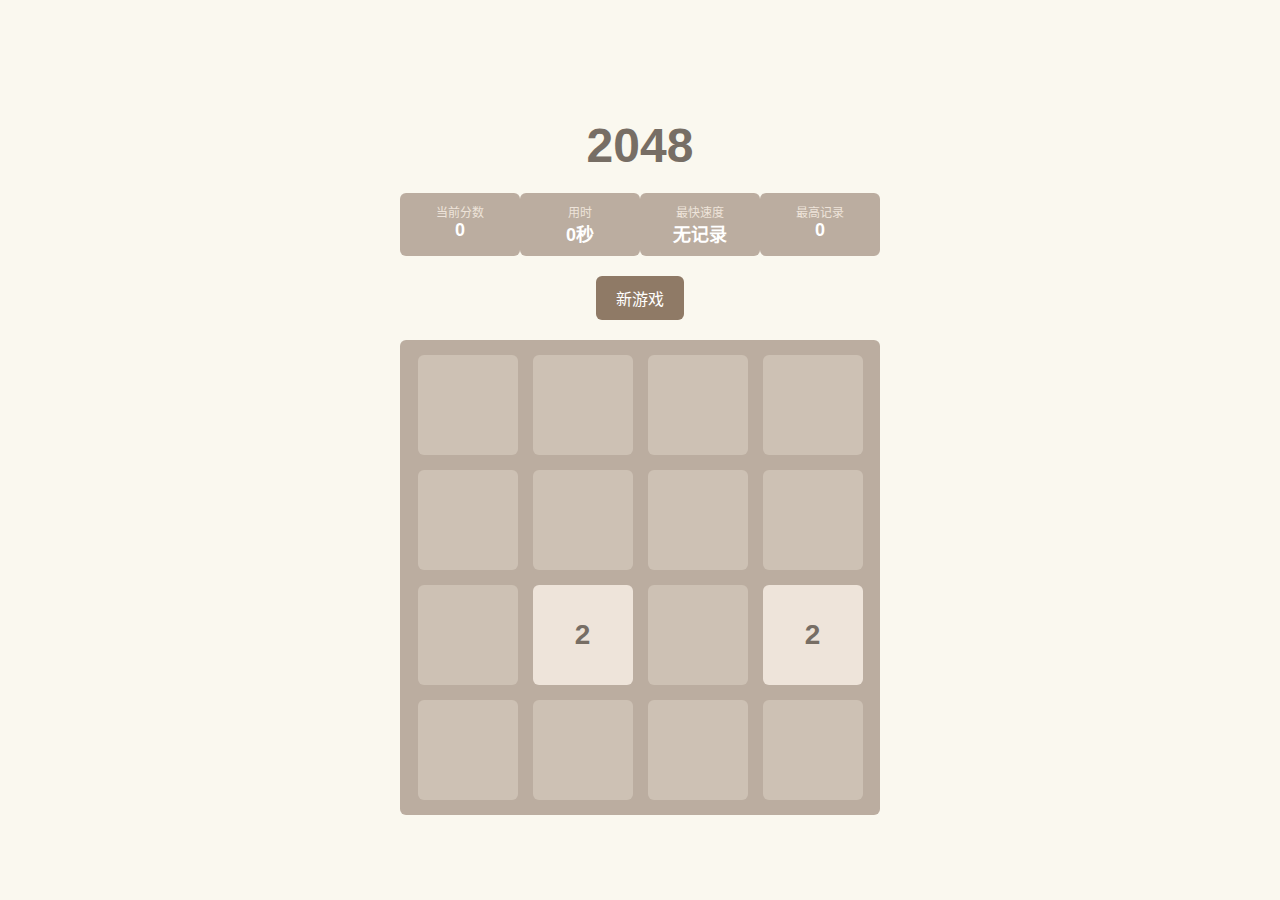
<file: index.html>
<!DOCTYPE html>
<html lang="zh-cn">
<head>
    <meta charset="UTF-8">
    <meta name="viewport" content="width=device-width, initial-scale=1.0">
    <title>2048</title>
    <link rel="stylesheet" href="styles.css">
</head>
<body>
    <div class="container">
        <h1>2048</h1>
        <div class="stats">
            <div class="stat">
                <div class="label">当前分数</div>
                <div class="value" id="score">0</div>
            </div>
            <div class="stat">
                <div class="label">用时</div>
                <div class="value" id="time">0秒</div>
            </div>
            <div class="stat">
                <div class="label">最快速度</div>
                <div class="value" id="best-time">无记录</div>
            </div>
            <div class="stat">
                <div class="label">最高记录</div>
                <div class="value" id="best-score">0</div>
            </div>
        </div>
        <button id="new-game">新游戏</button>
        <div class="grid" id="grid">
            <!-- 16个方块 -->
            <div class="cell" data-row="0" data-col="0"></div>
            <div class="cell" data-row="0" data-col="1"></div>
            <div class="cell" data-row="0" data-col="2"></div>
            <div class="cell" data-row="0" data-col="3"></div>
            <div class="cell" data-row="1" data-col="0"></div>
            <div class="cell" data-row="1" data-col="1"></div>
            <div class="cell" data-row="1" data-col="2"></div>
            <div class="cell" data-row="1" data-col="3"></div>
            <div class="cell" data-row="2" data-col="0"></div>
            <div class="cell" data-row="2" data-col="1"></div>
            <div class="cell" data-row="2" data-col="2"></div>
            <div class="cell" data-row="2" data-col="3"></div>
            <div class="cell" data-row="3" data-col="0"></div>
            <div class="cell" data-row="3" data-col="1"></div>
            <div class="cell" data-row="3" data-col="2"></div>
            <div class="cell" data-row="3" data-col="3"></div>
        </div>
    </div>
    <script src="script.js"></script>
</body>
</html>
</file>
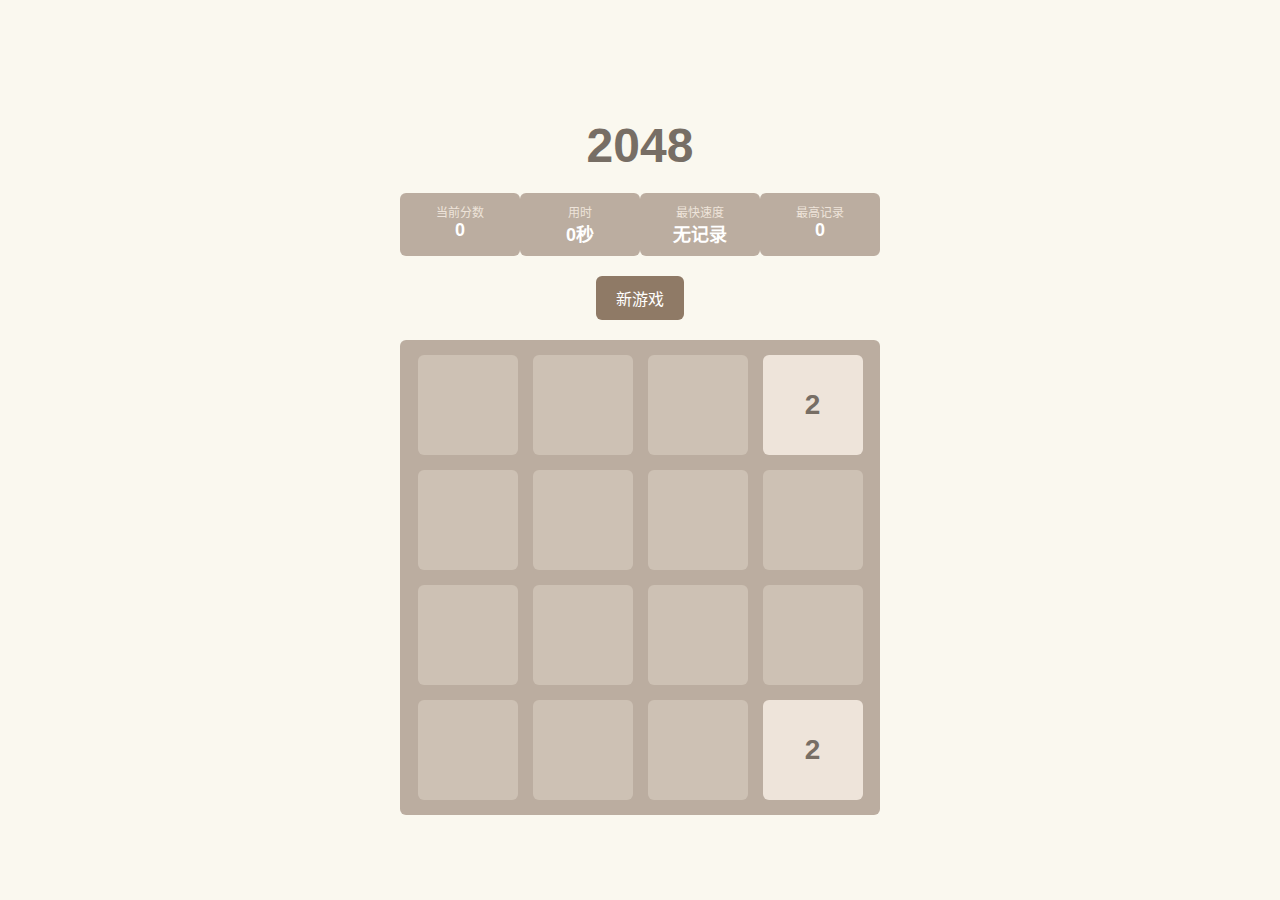
<file: zh/index.html>
<!DOCTYPE html>
<html lang="zh">
  <head>
    <title>https://cloudymount789.github.io/</title>
    <link rel="canonical" href="https://cloudymount789.github.io/">
    <meta charset="utf-8">
    <meta http-equiv="refresh" content="0; url=https://cloudymount789.github.io/">
  </head>
</html>
</file>
<file: styles.css>
body {
    font-family: Arial, sans-serif;
    display: flex;
    justify-content: center;
    align-items: center;
    height: 100vh;
    margin: 0;
    background-color: #faf8ef;
}

.container {
    text-align: center;
}

h1 {
    font-size: 48px;
    color: #776e65;
    margin-bottom: 20px;
}

.stats {
    display: flex;
    justify-content: space-around;
    margin-bottom: 20px;
}

.stat {
    background-color: #bbada0;
    padding: 10px;
    border-radius: 6px;
    min-width: 100px;
}

.label {
    font-size: 12px;
    color: #eee4da;
    text-transform: uppercase;
}

.value {
    font-size: 18px;
    font-weight: bold;
    color: white;
}

#new-game {
    background-color: #8f7a66;
    color: white;
    border: none;
    padding: 10px 20px;
    font-size: 16px;
    border-radius: 6px;
    cursor: pointer;
    margin-bottom: 20px;
}

#new-game:hover {
    background-color: #9f8a76;
}

.grid {
    display: grid;
    grid-template-columns: repeat(4, 100px);
    grid-template-rows: repeat(4, 100px);
    gap: 15px;
    background-color: #bbada0;
    padding: 15px;
    border-radius: 6px;
    position: relative;
    justify-content: center;
    align-content: center;
}

.cell {
    background-color: #cdc1b4;
    border-radius: 6px;
    display: flex;
    justify-content: center;
    align-items: center;
    font-size: 28px;
    font-weight: bold;
    color: #776e65;
}

.cell.tile-2 { background-color: #eee4da; }
.cell.tile-4 { background-color: #ede0c8; }
.cell.tile-8 { background-color: #f2b179; color: white; }
.cell.tile-16 { background-color: #f59563; color: white; }
.cell.tile-32 { background-color: #f67c5f; color: white; }
.cell.tile-64 { background-color: #f65e3b; color: white; }
.cell.tile-128 { background-color: #edcf72; color: white; font-size: 20px; }
.cell.tile-256 { background-color: #edcc61; color: white; font-size: 20px; }
.cell.tile-512 { background-color: #edc850; color: white; font-size: 20px; }
.cell.tile-1024 { background-color: #edc53f; color: white; font-size: 18px; }
.cell.tile-2048 { background-color: #edc22e; color: white; font-size: 18px; }
</file>
